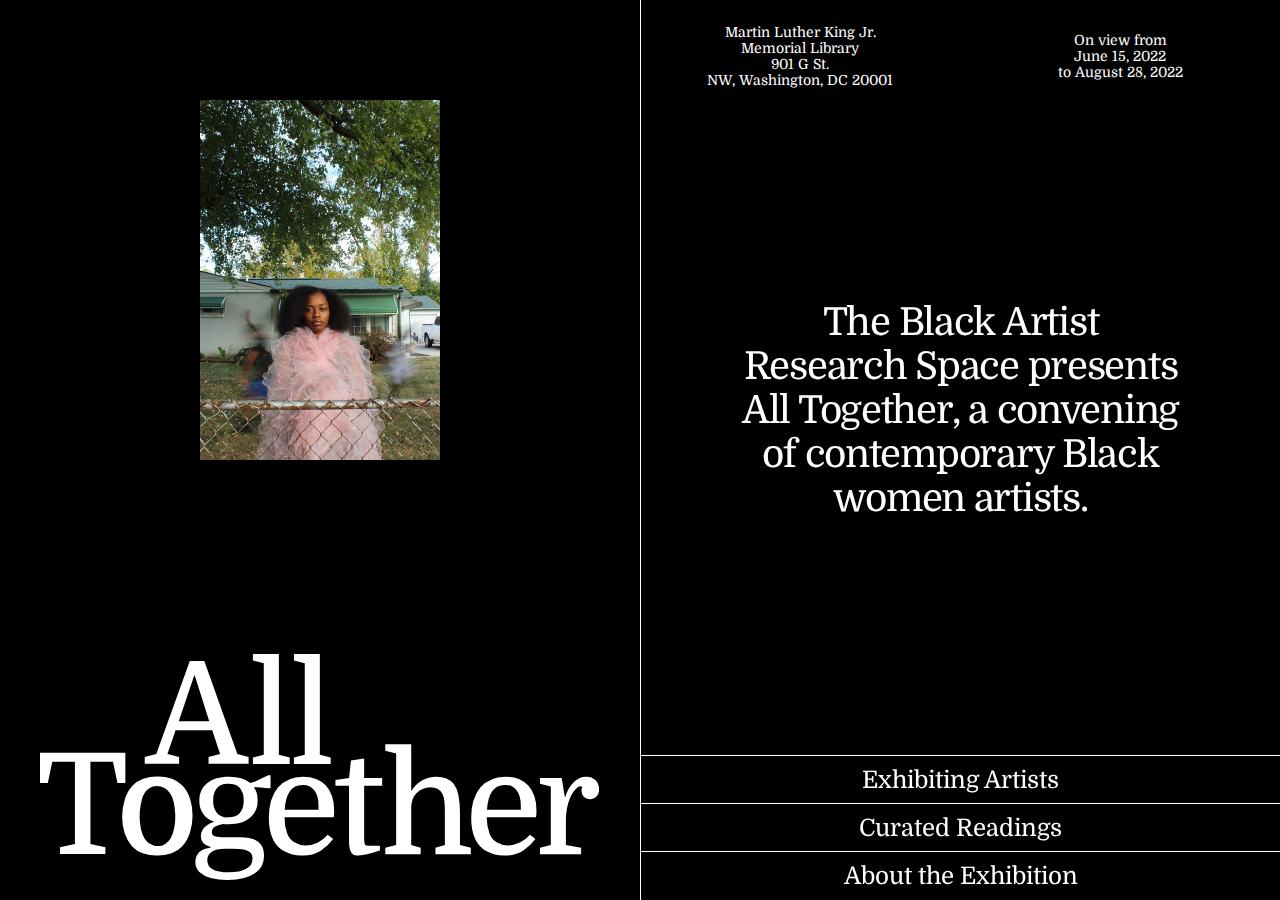
<file: index.html>
<!DOCTYPE html>
<html lang="en" dir="ltr">

<head>
  <meta charset="utf-8">
  <meta name="viewport" content="width=device-width, initial-scale=1.0">
  <title></title>
  <link rel="stylesheet" href="style.css">
</head>

<body class="bg-1">
  <div class="website-container column-container">
    <div class="column sticky-column">

      <div class="photo-reel-container">
        <img src="assets/artwork/frame1.jpg" alt="" id="photo-frame">
      </div>

        <a href="index.html" class="all-together-container">
          <img src="assets/SVG/logo-white.svg" alt="" class="all-together">
        </a>

    </div>
    <div class="column content-column">
      <div class="information-container column-container padding-top">
        <div class="column">
          <p class="information-body">Martin Luther King Jr.<br> Memorial Library<br>
            901 G St. <br>NW, Washington, DC 20001</p>
        </div>
        <div class="column">
          <p class="information-body">On view from<br>
            June 15, 2022<br>
            to August 28, 2022</p>
        </div>
      </div>

      <div class="header-container">
        <h1>The Black Artist Research Space presents All Together, a convening of contemporary Black women artists.</h1>
      </div>

      <div class="sticky-button-container">
        <a href="artists.html" class="button">Exhibiting Artists</a>
        <a href="readings.html" class="button">Curated Readings</a>
        <a href="about.html" class="button">About the Exhibition</a>

      </div>

      <script src="collapsible.js" charset="utf-8"></script>

    </div>

  </div>

  <script src="animate-frame.js" charset="utf-8"></script>

</body>

</html>
</file>
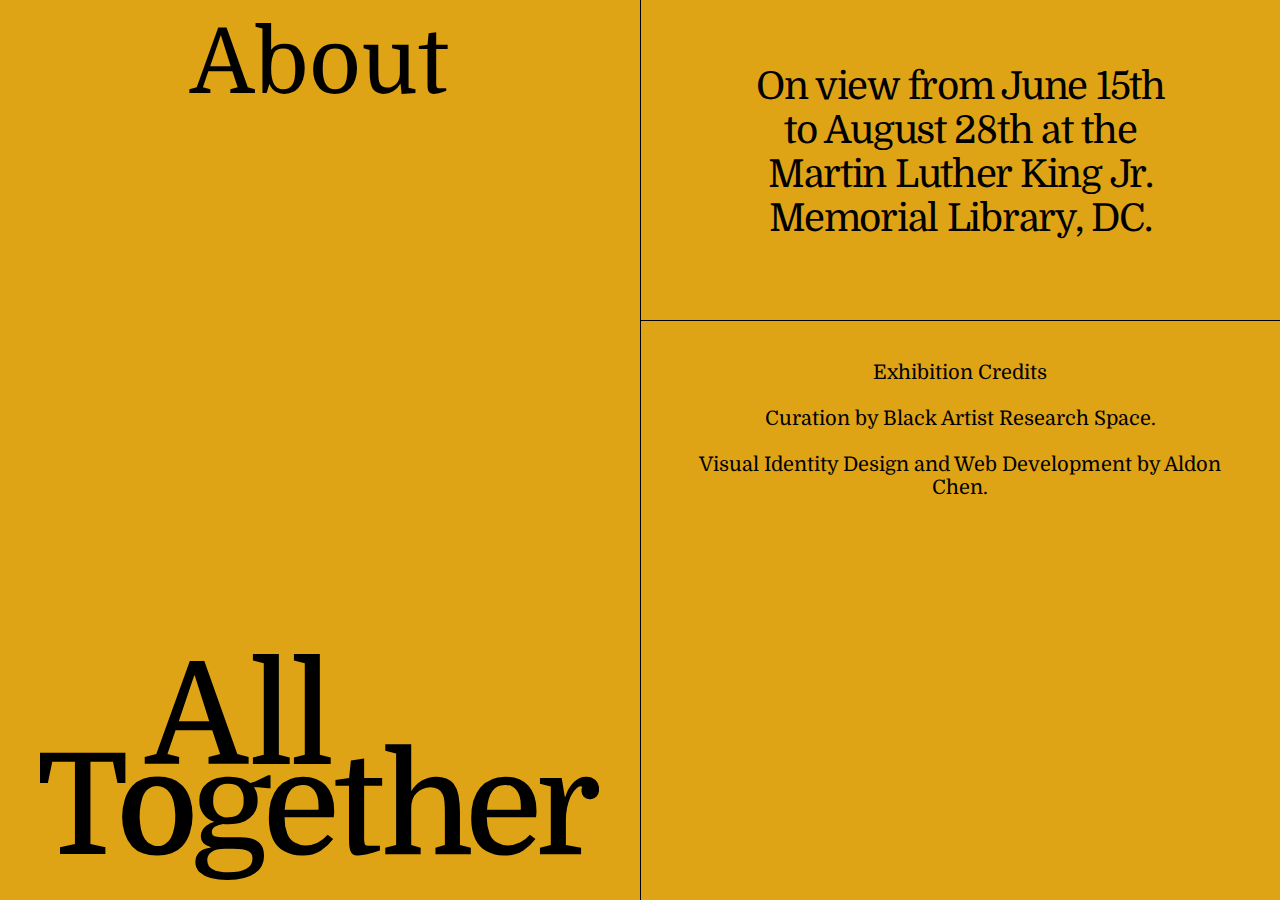
<file: about.html>
<!DOCTYPE html>
<html lang="en" dir="ltr">

<head>
  <meta charset="utf-8">
  <meta name="viewport" content="width=device-width, initial-scale=1.0">
  <title></title>
  <link rel="stylesheet" href="style.css">
</head>

<body class="bg-2">
  <div class="website-container column-container">
    <div class="column sticky-column">
      <h2>About</h2>
      <a href="index.html" class="all-together-container">
        <img src="assets/SVG/logo.svg" alt="" class="all-together">
      </a>

    </div>
    <div class="column content-column">

      <h1 class="header border-bottom">
        On view from June 15th to August 28th at the Martin Luther King Jr. Memorial Library, DC.

      </h1>

      <p class="body-text">
      </p>

      <p class="body-text">
        Exhibition Credits<br><br>
        Curation by Black Artist Research Space.<br><br>
        Visual Identity Design and Web Development by Aldon Chen.
      </p>









    </div>

  </div>

  <script src="collapsible.js" charset="utf-8"></script>

</body>

</html>
</file>
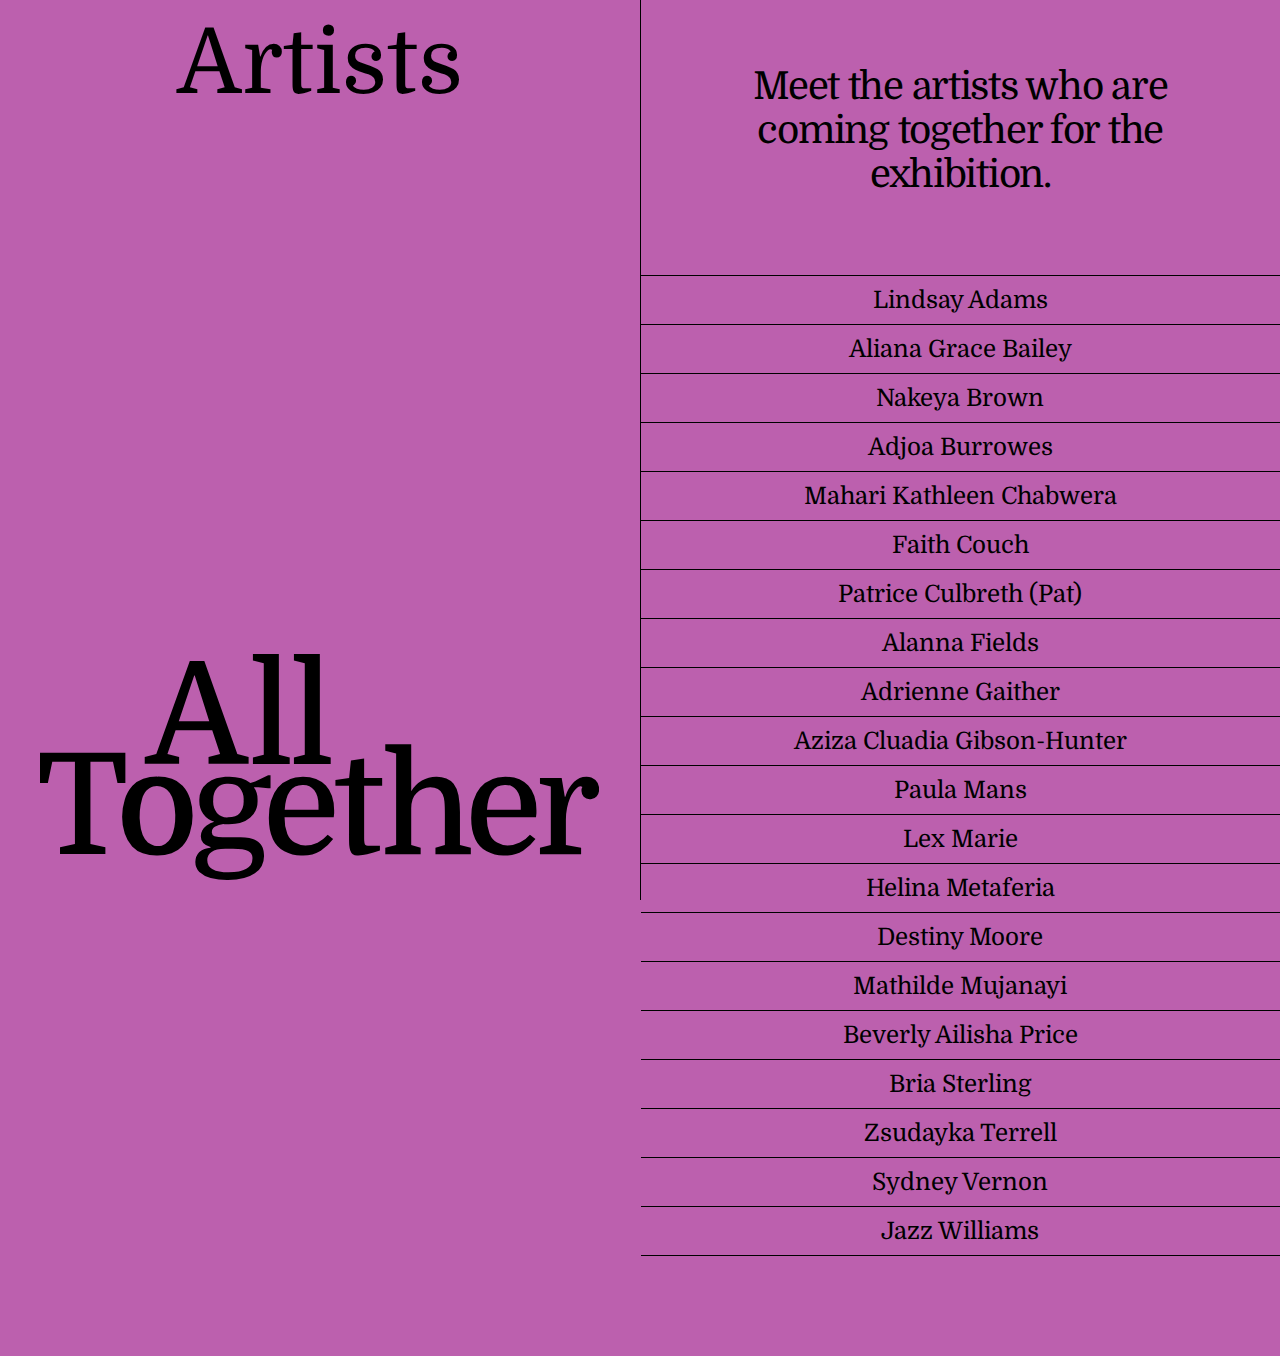
<file: artists.html>
<!DOCTYPE html>
<html lang="en" dir="ltr">

<head>
  <meta charset="utf-8">
  <meta name="viewport" content="width=device-width, initial-scale=1.0">
  <title></title>
  <link rel="stylesheet" href="style.css">
</head>

<body class="bg-3">
  <div class="website-container column-container">
    <div class="column sticky-column">
      <h2>Artists</h2>
      <a href="index.html" class="all-together-container">
        <img src="assets/SVG/logo.svg" alt="" class="all-together">
      </a>

    </div>
    <div class="column content-column">

      <h1 class="header">
        Meet the artists who are coming together for the exhibition.
      </h1>

      <button class="collapsible button">Lindsay Adams</button>
      <div class="collapsible-content">
        <img src="assets/portraits/adams.jpg" alt="" class="collapsible-image">
        <div class="information-container column-container">
          <div class="column">
            <p class="information-body">Contact<br>contact@lindsay-adams.com</p>
          </div>
          <div class="column">
            <p class="information-body">Pronouns<br>She/Her</p>
          </div>
        </div>
        <p class="collapsible-body collapsible-end">
          Lindsay Adams (b.1990) is a Washington, D.C. based writer and painter working across traditional mediums. Embracing her intersectional identity as a black and disabled woman, Lindsay’s work serves as both a reflection and extension of self, challenging narratives of both race and representation, while concurrently questioning her personal feelings of otherness and exclusion. She positions solitary figures within intimate, yet unknown spaces, leveraging both mystery and imagination, allowing the subjects to exist outside of expectation or restriction. By centering each figure with a direct gaze at the viewer, she creates a space for them to demonstrate an unalarmed agency with a keen sense of self, examining how identity, gender, and self disclosure can be represented. Drawing from memory, literature, and research, while also embracing fluid inspiration, Adams creates floral landscapes and still lifes archiving places and times reflective of home, travel, and her ancestral connection to land. With her thick, gestural brushwork, she is in constant consideration of how color and texture can be used to capture the complexity and depth of humanhood, memory, and experience. Leveraging her academic background in foreign relations, sociology, and cultural anthropology, she approaches her work with deep critical thought and social awareness. Lindsay received her B.A. in International Studies: World Politics and Diplomacy and Latin and Iberian Studies from The University of Richmond. Lindsay will be attending the School at the Art Institute of Chicago in Chicago, IL for a post-graduate program in Painting in the Fall of 2022.
        </p>
      </div>

      <button class="collapsible button">Aliana Grace Bailey</button>
      <div class="collapsible-content">
        <img src="assets/portraits/bailey.jpg" alt="" class="collapsible-image">
        <div class="information-container column-container">
          <div class="column">
            <p class="information-body">Contact<br>agracebailey@gmail.com</p>
          </div>
          <div class="column">
            <p class="information-body">Pronouns<br>She/Her</p>
          </div>
        </div>
        <p class="collapsible-body collapsible-end">
          Aliana Grace Bailey was born and raised in Washington, DC. She is a multidisciplinary artist, designer, socially-engaged art practitioner, and passionate advocate for radical self-love, wellness, and healing. Aliana has held art residencies in Ghana, West Africa, Maryland, Washington, DC, and an apprenticeship at The Fabric Workshop and Museum in Philadelphia. She has exhibited in numerous galleries including the Urban Institute for Contemporary Arts in Michigan, Frampton Co in New York, the Carrack Modern Art in North Carolina, and Transformer in Washington DC. In 2019, Aliana was the featured teaching artist at Evenings at the Edge: Wonder Woman at The National Gallery of Art in DC. Aliana is a recipient of the Jacob & Hilda Blaustein Foundation Fellowship, the Leslie King Hammond Graduate Fellowship, the Libby Bowerman ’82 Fellowship, and TILA Studios Above Four Fund. In 2022, she will complete a residency with The Studios at Massachusetts Museum of Contemporary Art in Massachusetts and Elsewhere Living Museum in North Carolina. She is a 2014 graduate of North Carolina A&T State University, where she double-majored, earning a Bachelor of Social Work and a Bachelor of Art in Visual Arts Media Design. In May 2020, Aliana earned her MFA in Community Arts and a Certificate in the College Teaching of Art from Maryland Institute College of Art.
        </p>
      </div>

      <button class="collapsible button">Nakeya Brown</button>
      <div class="collapsible-content">
        <img src="assets/portraits/brown.jpg" alt="" class="collapsible-image">
        <div class="information-container column-container">
          <div class="column">
            <p class="information-body">Contact<br>nakeyabphotography@gmail.com</p>
          </div>
          <div class="column">
            <p class="information-body">Pronouns<br>She/Her</p>
          </div>
        </div>
        <p class="collapsible-body collapsible-end">
          Nakeya Brown was born in Santa Maria, California in 1988. She received her Bachelor of Art from Rutgers University and her Master of Fine Arts from The George Washington University. Brown’s work has been featured in Time, New York magazine, Dazed & Confused, The Fader, The New Yorker, and Vice. Her work has been included in photography books Babe and Girl on Girl: Art and Photography in the Age of the Female Gaze.
        </p>
      </div>

      <button class="collapsible button">Adjoa Burrowes</button>
      <div class="collapsible-content">
        <img src="assets/portraits/burrowes.jpg" alt="" class="collapsible-image">
        <div class="information-container column-container">
          <div class="column">
            <p class="information-body">Contact<br>adjoa.burrowes@gmail.com</p>
          </div>
          <div class="column">
            <p class="information-body">Pronouns<br>She/Her</p>
          </div>
        </div>
        <p class="collapsible-body collapsible-end">
          Adjoa J. Burrowes is a mixed media artist, author/illustrator, and educator. She holds a B.F.A. in printmaking from Howard University and an M.A. in Art Education at Corcoran College of Arts and Design at The George Washington University. Burrowes has studied with contemporary artists in Ghana, Nigeria, Sudan, and the Democratic Republic of the Congo and has presented her work in Mexico, the Netherlands and France. Burrowes is the author of three children’s books and illustrator of over a dozen. Selected book illustrations are in the collection at The Betty Boyd Dettre Library and Research Center (LRC) at the National Museum of Women in the Arts. As an educator she has designed and implemented a series of art and writing workshops and residencies for cultural
institutions throughout the nation including the John F. Kennedy Center for The Performing Arts, the National Museum of Women in the Arts, and the National Civil Rights Museum. Her extensive community based teaching practice includes residencies with at risk and underrepresented youth and adults in multiple settings. Burrowes’ hand pulled prints, sculptures, and mixed media work have been exhibited throughout the U.S. and are represented in collections nationally including the Banneker Douglass Museum of Culture and History, Pyramid Atlantic Art Center, The Southside Community Art Center, and internationally at Art Colle Museum of Collage in Plemet, France, and the Verbeke Foundation in Belgium.
        </p>
      </div>

      <button class="collapsible button">Mahari Kathleen Chabwera</button>
      <div class="collapsible-content">
        <img src="assets/portraits/chabwera.jpg" alt="" class="collapsible-image">
        <div class="information-container column-container">
          <div class="column">
            <p class="information-body">Contact<br>maharichabwera@gmail.com</p>
          </div>
          <div class="column">
            <p class="information-body">Pronouns<br>She/Her</p>
          </div>
        </div>
        <p class="collapsible-body collapsible-end">
          I’m Mahari Kathleen Chabwera, an artist and writer living and working
between Maryland and Virginia. I research practices of liberation, spiritual teachings, myths,
and Black Women's wisdom traditions to inspire the work I make, and motivate the way I
move in the world. I received my BFA in Painting and Printmaking from VCU in 2017. I was
awarded the VMFA Professional Fellowship, and the Vis Arts Emerging Artist Award in 2020.
I’ve participated in numerous group projects and exhibitions, and curated a few of my own.
My interest is in serving the energy of my soul, developing myself through my practice and
making awesome tapestry paintings.
        </p>
      </div>

      <button class="collapsible button">Faith Couch</button>
      <div class="collapsible-content">
        <img src="assets/portraits/couch.jpg" alt="" class="collapsible-image">
        <div class="information-container column-container">
          <div class="column">
            <p class="information-body">Contact<br>Not Available</p>
          </div>
          <div class="column">
            <p class="information-body">Pronouns<br>She/Her</p>
          </div>
        </div>
        <p class="collapsible-body collapsible-end">
          Biography not available.
        </p>
      </div>

      <button class="collapsible button">Patrice Culbreth (Pat)</button>
      <div class="collapsible-content">
        <img src="assets/portraits/culbreth.jpg" alt="" class="collapsible-image">
        <div class="information-container column-container">
          <div class="column">
            <p class="information-body">Contact<br>someartbypat@gmail.com</p>
          </div>
          <div class="column">
            <p class="information-body">Pronouns<br>She/Her</p>
          </div>
        </div>
        <p class="collapsible-body collapsible-end">
          Pat Culbreth was born in Beaufort, SC and currently resides in the DMV area. She began her artistic practice after graduating from Winston Salem State. Her artwork aims to empower Black people by repositioning them within historical narratives and imagery.
        </p>
      </div>

      <button class="collapsible button">Alanna Fields</button>
      <div class="collapsible-content">
        <img src="assets/portraits/fields.jpg" alt="" class="collapsible-image">
        <div class="information-container column-container">
          <div class="column">
            <p class="information-body">Contact<br>studio@alannafields.com</p>
          </div>
          <div class="column">
            <p class="information-body">Pronouns<br>She/Her</p>
          </div>
        </div>
        <p class="collapsible-body collapsible-end">
          Alanna Fields (b. 1990, Maryland, USA) is a mixed-media artist and archivist whose work unpacks Black queer history through a multidisciplinary engagement with photographic archives.
Fields’ work has been exhibited at The High Museum of Art, The Aldrich Contemporary Art Museum, MoCADA, Yancey Richardson Gallery, Baxter St. CCNY, Expo Chicago, Felix Art Fair
in LA, and UNTITLED Art Fair in Miami. Fields is a Gordon Parks Foundation Scholar and has participated in residencies at Silver Arts Projects, Light Work, Baxter St. CCNY, and Gallery Aferro. She received her MFA in Photography from Pratt Institute and is a Lecturer of Photography at Howard University. Fields has given artist talks at the Aperture Foundation, Light Work, NYU Tisch School of the Arts, Parson's New School, Syracuse University, and Stanford University. Her work has been published by Aperture Magazine, FOAM Magazine, T Magazine, and The Atlantic. Fields lives and works between Washington, D.C., and New York City.
        </p>
      </div>

      <button class="collapsible button">Adrienne Gaither</button>
      <div class="collapsible-content">
        <img src="assets/portraits/gaither.jpg" alt="" class="collapsible-image">
        <div class="information-container column-container">
          <div class="column">
            <p class="information-body">Contact<br>adriennegaither@gmail.com</p>
          </div>
          <div class="column">
            <p class="information-body">Pronouns<br>She/They</p>
          </div>
        </div>
        <p class="collapsible-body collapsible-end">
          b. 1987 Cincinnati, Ohio
Adrienne Gaither is a visual artist, whose abstract paintings explore a variety of topics including
race, familial ties, emotional health, class, and the politics of geometric abstraction. She has
held solo exhibitions at Transformer in Washington D.C., Museum of Contemporary African
Diasporan Arts (MoCADA) in Brooklyn, and Union Arts in Washington D.C. Her work has been
exhibited in a host of group exhibitions at Cuchifritos Gallery in New York, DeNovo Gallery in
Washington D.C., and Prizm Art Fair, among others. She has been commissioned by the
Smithsonian Anacostia Community Museum, Sundance Film Festival, and PepsiCo. Her work
appeared in Margo Crawford’s 2017 monograph Black Post-Blackness: The Black Arts
Movement and Twenty-First-Century Aesthetics, in which Crawford writes of Adrienne’s work:
“Gaither’s use of abstraction as a means of critiquing the twenty-first century rhetoric of
colorblindness is one of the most powerful usages of black abstraction ...” Adrienne’s work has
also appeared in D'ailleurs & d'ici! #2 and D'ailleurs & d'ici! #3 by Marc Cheb Sun. In 2018, she
was awarded a fellowship from the D.C. Commission of the Arts and Humanities, a position in
which she continues to hold. Adrienne holds a Master of Fine Arts from Howard University. She
currently resides in Washington, D.C.

        </p>
      </div>

      <button class="collapsible button">Aziza Cluadia Gibson-Hunter</button>
      <div class="collapsible-content">
        <img src="assets/portraits/gibson-hunter.jpg" alt="" class="collapsible-image">
        <div class="information-container column-container">
          <div class="column">
            <p class="information-body">Contact<br>ghunterstudio@yahoo.com</p>
          </div>
          <div class="column">
            <p class="information-body">Pronouns<br>She/Her</p>
          </div>
        </div>
        <p class="collapsible-body collapsible-end">
          Claudia “Aziza” Gibson-Hunter is a mixed media artist. She was born in Philadelphia, Pennsylvania to parents that were ardent supporters of the arts. She graduated from Temple University, (BS), and received her MFA from Howard University. Aziza attended Bob Blackburn’s Printmaking Studio, the New York Arts Students League, and later received a fellowship from the Bronx Museum of Art. She joined “Where We At “, a group of Black women artists in the early 1980’s. Ms. Gibson-Hunter was an administrator at Parsons School of Design and a faculty member of Howard University, and Bowie State University.

Aziza was awarded the Individual Artist Fellowship Program Grant, from the DC
Commission of the Arts and Humanities in 2020. Her work is in the collections of the Washington DC Art Bank, the Liberian Embassy, Montgomery County, Maryland, Washington, District of Columbia’s permanent collection, and other noted collections. She completed, public commissions for the Washington, DC Department of General Services, The Wall of Unity (2017), and ANCESTORS, (2019). Aziza was a Pyramid Atlantic Denbo Fellow in 2019. She is a cofounder of Black Artists of DC, and a studio member of STABLE, a Washington DC arts community. She is also a member of WOAUA, and Dandelion, Black female artist collectives. Her work has been exhibited nationally and internationally.
        </p>
      </div>

      <!-- <button class="collapsible button">Shanell Kitt</button>
      <div class="collapsible-content">
        <img src="assets/portraits/BARS Headshot BW_ShanellKitt.jpg" alt="" class="collapsible-image">
        <div class="information-container column-container">
          <div class="column">
            <p class="information-body">Contact<br>Shanellpkitt@gmail.com</p>
          </div>
          <div class="column">
            <p class="information-body">Pronouns<br>She/Her</p>
          </div>
        </div>
        <p class="collapsible-body collapsible-end">
          Shanell Kitt joined the African American Art department at Swann Galleries as an Administrator in January 2022, after completing a museum professional’s seminar and curatorial affairs internship at The Studio Museum in Harlem. As an Administrator, Shanell assists with consignments, catalog production, inventory management, art handling and exhibition planning.
With a background in visual art and social work, she earned a Bachelor of Science degree from the State University of New York – Buffalo State College in 2012, a Master of Social Work degree from Howard University in 2016, becoming licensed in 2018, as well as a Master of Fine Arts degree in Studio Art - Painting, also from Howard University, in 2020. Additional experiences include a Library and Archives internship at The Phillips Collection, a Gallery internship at the Howard University Gallery of Art, an Art Cart: Saving the Legacy fellowship and participation in the Black Arts Movement School Modality – Chicago.
Shanell’s interests include painting, studying art history, writing, and volunteering. She gains inspiration from vernacular culture, and art movements such as the Harlem Renaissance and AfriCOBRA.
        </p>
      </div> -->

      <button class="collapsible button">Paula Mans</button>
      <div class="collapsible-content">
        <img src="assets/portraits/mans.jpg" alt="" class="collapsible-image">
        <div class="information-container column-container">
          <div class="column">
            <p class="information-body">Contact<br>paulamansart@gmail.com</p>
          </div>
          <div class="column">
            <p class="information-body">Pronouns<br>She/Her</p>
          </div>
        </div>
        <p class="collapsible-body collapsible-end">
          Paula Mans (b. 1986) is a self-taught painter, collagist, and art educator based in Washington, DC. While Paula is a native Washingtonian, she spent many of the formative years of her childhood and young adulthood living abroad in Tanzania, Mozambique, Eswatini, and Brazil. Her experiences throughout the African Diaspora shaped her identity and informed the development of her artistic voice. Living in Washington, DC and Salvador, Brazil has been particularly impactful for the artist. Both cities are Diasporian meccas for Black cultural expression. DC (often referred to as Chocolate City) and Salvador (frequently called Roma Negra, or Black Rome in Portuguese) are famous for their prominent and influential Black populations. Nonetheless, racism and gentrification often render Black people invisible in both cities. In her artistic practice, Paula Mans seeks to create work that deconstructs these pervasive power structures by amplifying the visibility and agency of the Black figure.
        </p>
      </div>

      <button class="collapsible button">Lex Marie</button>
      <div class="collapsible-content">
        <img src="assets/portraits/marie.jpg" alt="" class="collapsible-image">
        <div class="information-container column-container">
          <div class="column">
            <p class="information-body">Contact<br>info@lexmarie.com</p>
          </div>
          <div class="column">
            <p class="information-body">Pronouns<br>She/Her</p>
          </div>
        </div>
        <p class="collapsible-body collapsible-end">
          Lex Marie holds a BA in studio art with a concentration in painting from the University of Maryland, College Park. Marie’s first solo exhibition Remember? Remember. opened in two separate locations in Washington, DC through Arena Social Arts Club (2021). Marie’s work has been curated into group exhibitions including Rooted in Voyage (Band of Vices, Los Angeles, CA, 2022); We Can’t Predict Tomorrow (Arlington Arts Center, Arlington, VA, 2021); FRESH START by McCall Art Advisory (online, 2021); Women in the Arts on Artsy.com, curated by Latela Curatorial (2020), and a virtual art fair curated by Monochrome Collective in 2020. Marie received the Alma Thomas Scholarship from Washington Studio School in 2019. She lives and works in the metropolitan DC area.
        </p>
      </div>

      <button class="collapsible button">Helina Metaferia</button>
      <div class="collapsible-content">
        <img src="assets/portraits/metaferia.jpg" alt="" class="collapsible-image">
        <div class="information-container column-container">
          <div class="column">
            <p class="information-body">Contact<br>hmetaferia@gmail.com </p>
          </div>
          <div class="column">
            <p class="information-body">Pronouns<br>She/Her</p>
          </div>
        </div>
        <p class="collapsible-body collapsible-end">
          Helina Metaferia is an interdisciplinary artist working across collage, assemblage, video, performance, and social engagement. Her work integrates archives, somatic studies, and dialogical practices, narrating undertold stories and amplifying BIPOC/femme bodies. Recent solo exhibitions include Museum of Fine Arts, Boston, MA (2022); New York University's The Gallatin Galleries, New York, NY (2021); Michigan State University's Scene Metrospace Gallery, East Lansing, MI (2019); and Museum of African Diaspora, San Francisco, CA (2017). She will present her work at the 2023 Sharjah Biennial in the United Arab Emirates. Metaferia's work is in the permanent collection of several institutions, including Los Angeles County Museum of Art, Los Angeles; Museum of Fine Arts, Boston, MA; and the Schomburg Center for Research in Black Culture, New York, NY.

Metaferia received her MFA from Tufts University’s School of the Museum of Fine Arts (2015) and attended the Skowhegan School of Painting and Sculpture (2016). Her work has been supported by residencies including MacDowell, Yaddo, Bemis Center for Contemporary Art, and Silver Art Projects at the World Trade Center. Her work has been written about in publications including The New York Times, Financial Times, The Washington Post, The Boston Globe, Artnet News, Hyperallergic, Artsy, and The Art Newspaper. Metaferia is an Assistant Professor of Visual Art at Brown University, and lives and works in New York City.

        </p>
      </div>

      <button class="collapsible button">Destiny Moore</button>
      <div class="collapsible-content">
        <img src="assets/portraits/moore.jpg" alt="" class="collapsible-image">
        <div class="information-container column-container">
          <div class="column">
            <p class="information-body">Contact<br>officially-destiny@yahoo.com</p>
          </div>
          <div class="column">
            <p class="information-body">Pronouns<br>She/Her</p>
          </div>
        </div>
        <p class="collapsible-body collapsible-end">
          Destiny Moore is a 20-year-old black woman of Bahamian descent who was born in Miami Florida. She attended New World School of the Arts (NWSA) where she graduated in 2020 and currently attends Maryland Institute College of Art (MICA) as an undergraduate student. In 2020 she was a Young Arts finalist and presidential nominee, Gordon Parks Centennial Scholarship Winner, and recipient of the Miami-Dade County Scholastics Silver Key along with other notable awards and mentions. As an interdisciplinary artist, she applies different forms of art such as painting, sculpting, animating, textiles, and more. Destiny’s work revolves around her identity, race, culture, and opinions on topics of the past, and present. Her goal is to create representational imagery and produce work that gives her a crystalline perspective of who she is.
        </p>
      </div>

      <button class="collapsible button">Mathilde Mujanayi</button>
      <div class="collapsible-content">
        <img src="assets/portraits/mujanayi.jpg" alt="" class="collapsible-image">
        <div class="information-container column-container">
          <div class="column">
            <p class="information-body">Contact<br>matildemujanay@gmail.com</p>
          </div>
          <div class="column">
            <p class="information-body">Pronouns<br>She/Her</p>
          </div>
        </div>
        <p class="collapsible-body collapsible-end">
          For the longest time, I have been looking for a way to voice my perception of the things occurring around me. I’m a very detail oriented person and in being so, I find my viewership of specific experiences or moments somewhat clouded. This image was created when I first began stepping back. I remember conversing with my grandmother about black perseverance throughout history and the idea of how black creativity, intelligence and grace kept developing countering those times. She summarized it into “black people make struggle look good” and that saying changed my perception of everything. This image highlights an unwelcome spotlight that’s been placed on the black community. Utilizing pretty fabric and even the time of day(“golden hour”) to create an aesthetically pleasing artwork. I wanted to create an image from the viewer’s perception. You can infer what kind of relationship is in motion here with the gate separating the subject from its viewer(us).
        </p>
      </div>

      <button class="collapsible button">Beverly Ailisha Price</button>
      <div class="collapsible-content">
        <img src="assets/portraits/price.jpg" alt="" class="collapsible-image">
        <div class="information-container column-container">
          <div class="column">
            <p class="information-body">Contact<br>Beverlypricephotography.com</p>
          </div>
          <div class="column">
            <p class="information-body">Pronouns<br>She/Her</p>
          </div>
        </div>
        <p class="collapsible-body collapsible-end">
          Introduced to photography in 2016, Price witnessed the rapid effects of gentrification around her and felt moved to document its progression so that her fellow DC natives could read a story told by one of their own. But it wasn't until she dreamt of the four black boys with royal blue eyes that her documentation grew from pure interest to powerful storytelling. The dream's subjects rose from the grounds of a historic black community in Washington, DC. Price recollects the boys spoke in a sound language, gifting her a camera and then returning underground. She realized her dream of the "blue-eyed black boys" was a divine assignment to pick up her camera and visually explore adolescence and the black boy experience in Washington, DC. She uses the camera to highlight the youth's beauty, innocence, dignity, plight against stereotypes, and longing for solutions.
        </p>
      </div>

      <button class="collapsible button">Bria Sterling</button>
      <div class="collapsible-content">
        <img src="assets/portraits/sterling.jpg" alt="" class="collapsible-image">
        <div class="information-container column-container">
          <div class="column">
            <p class="information-body">Contact<br>Not Available</p>
          </div>
          <div class="column">
            <p class="information-body">Pronouns<br>She/Her</p>
          </div>
        </div>
        <p class="collapsible-body collapsible-end">
          Bria Sterling-Wilson is a photographer and collage artist from Baltimore, Maryland. She received her B.F.A in Photography and Digital Arts from Towson University, Towson, MD in 2021. Sterling-Wilson uses found imagery, magazines, newspaper, and fabrics to construct alluring scenes, portraits, and interiors to express the black experience.
Sterling-Wilson has exhibited in Brooklyn, New York, Los Angles, California, Washington, D.C, Rehoboth, Delaware, and Baltimore, Maryland.
        	Sterling-Wilson was awarded Young Artist recipient for the Trawick Prize Exhibition in
        	2020 and received 1st place in the 6th Rehoboth Art League Regional Juried Photography
       	Exhibition in 2021.
        </p>
      </div>

      <button class="collapsible button">Zsudayka Terrell</button>
      <div class="collapsible-content">
        <img src="assets/portraits/terrell.jpg" alt="" class="collapsible-image">
        <div class="information-container column-container">
          <div class="column">
            <p class="information-body">Contact<br>Admin@TerrellArtsDC.com</p>
          </div>
          <div class="column">
            <p class="information-body">Pronouns<br>She/Her</p>
          </div>
        </div>
        <p class="collapsible-body collapsible-end">
          Zsudayka Nzinga is a multi-disciplinary fine artist, curator and arts educator from Denver, CO
living in Washington, DC. Her work is largely focused on mixed media portraiture of American
life including themes of motherhood and culture. Her pieces explore patterns and textures using
acrylic, oil, decorative and hand dyed paper, fabric, thread, linocut stamp and ink on canvas. She
also makes jewelry using silver, wood, resin and precious stones. Nzinga started out as a spoken
word artist and performer. While attending Hampton University and Metropolitan State College
of Denver she pursued a journalism degree and self-published 3 books of her work. She spent
several years touring the country performing, hosting and curating spoken word and special arts
events before focusing on her own visual art. She has since shown her work in galleries and
museums all over the country and been featured internationally in blogs and reviews. She has
curated multiple exhibitions for both youth and professional artists and recently won a curatorial
grant with the DC Commission of the Arts and Humanities. She serves on the board for Freedom
School Arts and Entrepreneurship and is currently Vice President of Black Artists of DC as well
as a member and curator with the Women’s Caucus for Art. She is a proud mother of 3 children
and wife to artist, James Terrell with who she runs their family business selling and exhibiting
their art, managing their merchandise line, and assisting teachers and homeschool families with
arts integrated education.
        </p>
      </div>

      <button class="collapsible button">Sydney Vernon</button>
      <div class="collapsible-content">
        <img src="assets/portraits/vernon.jpg" alt="" class="collapsible-image">
        <div class="information-container column-container">
          <div class="column">
            <p class="information-body">Contact<br>syd.e.vernon@gmail.com</p>
          </div>
          <div class="column">
            <p class="information-body">Pronouns<br>She/Her</p>
          </div>
        </div>
        <p class="collapsible-body collapsible-end">
          Between a diva and an anti-diva, Sydney Vernon spans from painting and drawing to video and performance. Mixing herself and her family history with elements of contemporary culture like magazine clippings and found images, Vernon explores universal concepts while making artworks that trigger your emotions. Tapping into both expression and representation and the tradition of Black abstraction, Vernon’s paintings possess intimate yet extremely powerful energy. In her own words “With my work, I want people to understand how everything I do is connected to living as a Black woman, living in the Internet age, living in the wake of slavery and living in culture while simultaneously trying to create it.”
        </p>
      </div>

      <button class="collapsible button">Jazz Williams</button>
      <div class="collapsible-content">
        <img src="assets/portraits/williams.jpg" alt="" class="collapsible-image">
        <div class="information-container column-container">
          <div class="column">
            <p class="information-body">Contact<br>jazzwilliams1111@gmail.com</p>
          </div>
          <div class="column">
            <p class="information-body">Pronouns<br>She/Her</p>
          </div>
        </div>
        <p class="collapsible-body collapsible-end">
          Born and raised in the DMV, I’ve been painting and drawing for basically all my life and taking inspiration from all the different aspects of black womanhood I grew up recognizing. I’ve always grown up in environments thriving with black folk in their respective communities although I moved around the state quite a bit, but I found comfort and community in the Baltimore art scene while attending high school. I attend Maryland Institute College of Art currently entering my junior year, majoring in General Fine Arts.
        </p>
      </div>






    </div>

  </div>

  <script src="collapsible.js" charset="utf-8"></script>

</body>

</html>
</file>
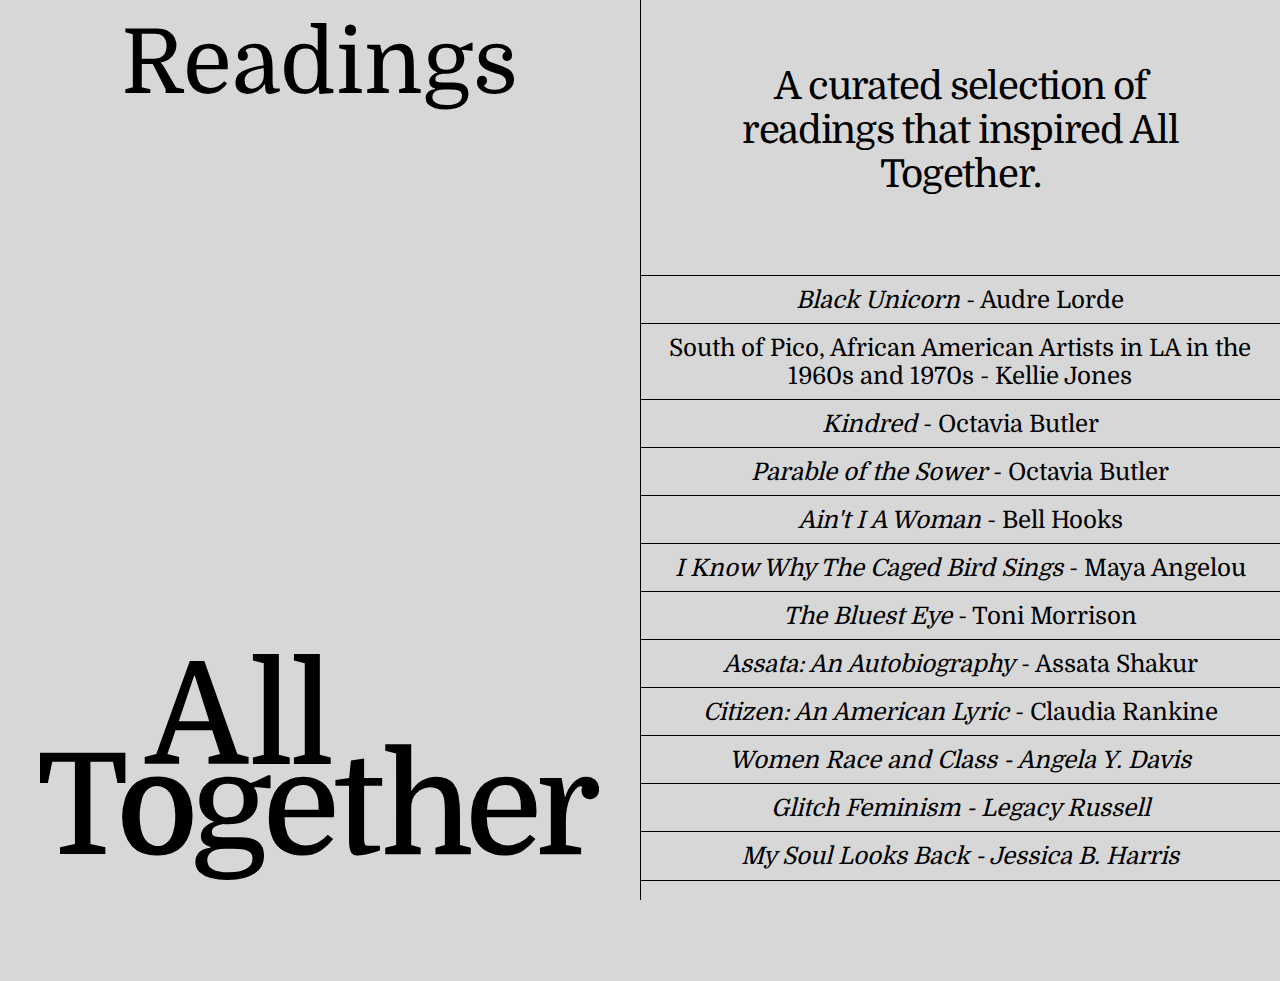
<file: readings.html>
<!DOCTYPE html>
<html lang="en" dir="ltr">

<head>
  <meta charset="utf-8">
  <meta name="viewport" content="width=device-width, initial-scale=1.0">
  <title></title>
  <link rel="stylesheet" href="style.css">
</head>

<body class="bg-4">
  <div class="website-container column-container">
    <div class="column sticky-column">
      <h2>Readings</h2>
      <a href="index.html" class="all-together-container">
        <img src="assets/SVG/logo.svg" alt="" class="all-together">
      </a>

    </div>
    <div class="column content-column">

      <h1 class="header">
        A curated selection of readings that inspired All Together.
      </h1>

      <!-- <button class="collapsible button"><i>Black Unicorn</i> - Audre Lorde</button>
      <div class="collapsible-content">
        <p class="collapsible-body collapsible-end">
          Not available.
        </p>
      </div>

      <button class="collapsible button"><i>South of Pico, African American Artists in LA in the 1960s and 1970s</i> - Kellie Jones</button>
      <div class="collapsible-content">
        <p class="collapsible-body collapsible-end">
          Not available.
        </p>
      </div>

      <button class="collapsible button"><i>Kindred</i> - Octavia Butler</button>
      <div class="collapsible-content">
        <p class="collapsible-body collapsible-end">
          Not available.
        </p>
      </div>

      <button class="collapsible button"><i>Parable of the Sower</i> - Octavia Butler</button>
      <div class="collapsible-content">
        <p class="collapsible-body collapsible-end">
          Not available.
        </p>
      </div>

      <button class="collapsible button"><i>Ain't I A Woman</i> - Bell Hooks</button>
      <div class="collapsible-content">
        <p class="collapsible-body collapsible-end">
          Not available.
        </p>
      </div>

      <button class="collapsible button"><i>I Know Why The Caged Bird Sings</i> - Maya Angelou</button>
      <div class="collapsible-content">
        <p class="collapsible-body collapsible-end">
          Not available.
        </p>
      </div>

      <button class="collapsible button"><i>The Bluest Eye</i> - Toni Morrison</button>
      <div class="collapsible-content">
        <p class="collapsible-body collapsible-end">
          Not available.
        </p>
      </div>

      <button class="collapsible button"><i>Assata: An Autobiography</i> - Assata Shakur</button>
      <div class="collapsible-content">
        <p class="collapsible-body collapsible-end">
          Not available.
        </p>
      </div>

      <button class="collapsible button"><i>Citizen: An American Lyric</i> - Claudia Rankine</button>
      <div class="collapsible-content">
        <p class="collapsible-body collapsible-end">
          Not available.
        </p>
      </div>

      <button class="collapsible button"><i>Women Race and Class</i> - Angela Y. Davis</button>
      <div class="collapsible-content">
        <p class="collapsible-body collapsible-end">
          Not available.
        </p>
      </div>

      <button class="collapsible button"><i>Glitch Feminism</i> - Legacy Russell</button>
      <div class="collapsible-content">
        <p class="collapsible-body collapsible-end">
          Not available.
        </p>
      </div>

      <button class="collapsible button"><i>My Soul Looks Back</i> - Jessica B. Harris</button>
      <div class="collapsible-content">
        <p class="collapsible-body collapsible-end">
          Not available.
        </p>
      </div> -->

      <a href="https://g.co/kgs/tSv12y" class="button"><i>Black Unicorn</i> - Audre Lorde</a>
      <a href="https://g.co/kgs/xHnjnV" class="button">South of Pico, African American Artists in LA in the 1960s and 1970s</i> - Kellie Jones</a>
      <a href="https://g.co/kgs/vUnWnu" class="button"><i>Kindred</i> - Octavia Butler</a>
      <a href="https://g.co/kgs/AXZAgr" class="button"><i>Parable of the Sower</i> - Octavia Butler</a>
      <a href="https://g.co/kgs/DSjPey" class="button"><i>Ain't I A Woman</i> - Bell Hooks</a>
      <a href="https://g.co/kgs/TQ41qr" class="button"><i>I Know Why The Caged Bird Sings</i> - Maya Angelou</a>
      <a href="https://g.co/kgs/XWzwvy" class="button"><i>The Bluest Eye</i> - Toni Morrison</a>
      <a href="https://g.co/kgs/bgeKxu" class="button"><i>Assata: An Autobiography</i> - Assata Shakur</a>
      <a href="https://g.co/kgs/xpCNrm" class="button"><i>Citizen: An American Lyric</i> - Claudia Rankine</a>
      <a href="https://g.co/kgs/xbUx8T" class="button"><i><i>Women Race and Class</i> - Angela Y. Davis</a>
      <a href="https://g.co/kgs/H2xjQb" class="button"><i>Glitch Feminism</i> - Legacy Russell</a>
      <a href="https://g.co/kgs/A8SWYp" class="button content-end"><i>My Soul Looks Back</i> - Jessica B. Harris</a>








    </div>

  </div>

  <script src="collapsible.js" charset="utf-8"></script>

</body>

</html>
</file>
<file: style.css>
@font-face {
  font-family: Domine-Regular;
  src: url("assets/fonts/Domine-Regular.ttf");
}

body {
  animation: fadeInAnimation ease 2s;
  animation-iteration-count: 1;
  animation-fill-mode: forwards;
}

.bg-1 {
  color: white;
  background-color: black;
}

.bg-2 {
  color: black;
  background-color: #DFA316;
}

.bg-3 {
  color: black;
  background-color: #BC60AE;
}

.bg-4 {
  color: black;
  background-color: #D7D7D7;
}

.border-bottom {
  border-bottom: 1px solid;
}

@keyframes fadeInAnimation {
    0% {
        opacity: 0;
    }

    100% {
        opacity: 1;
     }
}

* {
  margin: 0px;
  padding: 0px;
  font-family: Domine-Regular;
  border: 0px dotted blue;
}

h1 {
  text-align: center;
  font-weight: normal;
  font-size: 3vw;
  padding-left: 100px;
  padding-right: 100px;
  padding-bottom: 80px;
  border: 0px solid blue;
  letter-spacing: -.1vw;
}

h2 {
  font-weight: normal;
  width: 100%;
  text-align: center;
  font-size: 7vw;
  margin-top: 12px;
}

.header {
  padding-top: 64px;
}

.padding-top {
  padding-top: 20px;
}

.header-container {
  top: 0px;
  height: 100vh;
  position: absolute;
  width: inherit;
  display: flex;
  justify-content: center;
  align-items: center;
}

.website-container {
  width: 100%;
}

.information-container {
  align-items: center;

}

.column-container {
  width: 100%;
  display: flex;
}

.sticky-column {
  position: sticky;
  top: 0px;
  height: 100vh;
  border-right: 1px solid;
}

.content-column {
    margin-bottom: 100px;
}

.photo-reel-container {
  margin-top: 100px;
  width: 100%;
  height: 40%;
  /* border-bottom: 1px solid white; */
  display: flex;
  justify-content: center;
}

#photo-frame {
  max-width: 60%;
  max-height: inherit;
  object-fit: contain;

}

.all-together {
  margin: 40px 40px 20px 40px;
  position: absolute;
  bottom: 0px;
  max-height: none;
}

.column {
  width: 50%;
}

.information-body {
  padding: 4px 16px 4px 16px;
  font-size: 14px;
  text-align: center;
}

.button {
  color: inherit;
  display: block;
  cursor: pointer;
  padding: 10px 16px 10px 16px;
  width: 100%;
  text-align: center;
  border-top: 1px solid;
  border-left: 0px;
  border-right: 0px;
  border-bottom: 0px;
  margin-top: -1px;
  background-color: transparent;
  font-size: 24px;
  text-decoration: none;
  -webkit-box-sizing: border-box; /* Safari/Chrome, other WebKit */
-moz-box-sizing: border-box;    /* Firefox, other Gecko */
box-sizing: border-box;         /* Opera/IE 8+ */
}

.button:hover {
  background-color: white;
  color: black;
}

.sticky-button-container {
  position: absolute;
  bottom: 0px;
  width: inherit;
}

.collapsible-content {
  max-height: 0;
    overflow: hidden;
    transition: max-height 0.3s ease;
    border-top: 0px;
    border-bottom: 1px solid;
    padding-left: 32px;
    padding-right: 32px;
    background-color: rgba(255, 255, 255, 0.5);
    display: flex;
    flex-direction: column;
    align-items: center;
}

.collapsible-body {
  text-align: center;
  font-size: 20px;
  margin-top: 20px;
}

.body-text {
  text-align: center;
  font-size: 20px;
  margin: 40px;
}

.collapsible-image {
 max-width: 80%;
 max-height: 300px;
 object-fit: cover;
 margin: 32px 0px 32px 0px;
 border: 1px solid black;
}

.collapsible-end {
  margin-bottom: 40px;
}

.content-end {
  border-bottom: 1px solid;
}

.display-image-container {
  border: 1px solid;
}

.display-image {
  max-width: 200px;
}

@media (max-width: 800px) {

  h1 {
    text-align: center;
    font-weight: normal;
    font-size: 32px;
    padding-top: 64px;
    padding-left: 32px;
    padding-right: 32px;
    padding-bottom: 64px;
    border: 0px solid blue;
    letter-spacing: -.1vw;
  }

  h2 {
    font-weight: normal;
    width: 100%;
    text-align: center;
    font-size: 64px;
    margin-top: 36px;
  }

  .column-container {
    width: 100%;
    display: block;
  }

  .column {
    width: 100%;
    height: auto;
  }

  .sticky-column {
    position: relative;
    height: 400px;
    border-bottom: 1px solid;
    border-right: 0px;

  }

  .content-column {
    margin-bottom: 100px;
  }

  .all-together-container {
    width: 100%;
    display: flex;
    justify-content: center;
  }

  .all-together {
    margin: 20px;
    margin-bottom: 48px;
    max-width: 400px;
  }

  .information-container {
   display: flex;
  }

  .information-body {
    font-size: 12px;
  }

  .header-container {
    height: auto;
    position: relative;
    width: inherit;
    display: flex;
    justify-content: center;
    align-items: center;
  }

  .button {
    width: inherit;
  }

  .sticky-button-container {
    position: relative;
    width: auto;
    border-bottom: 1px solid;
  }


}
</file>
